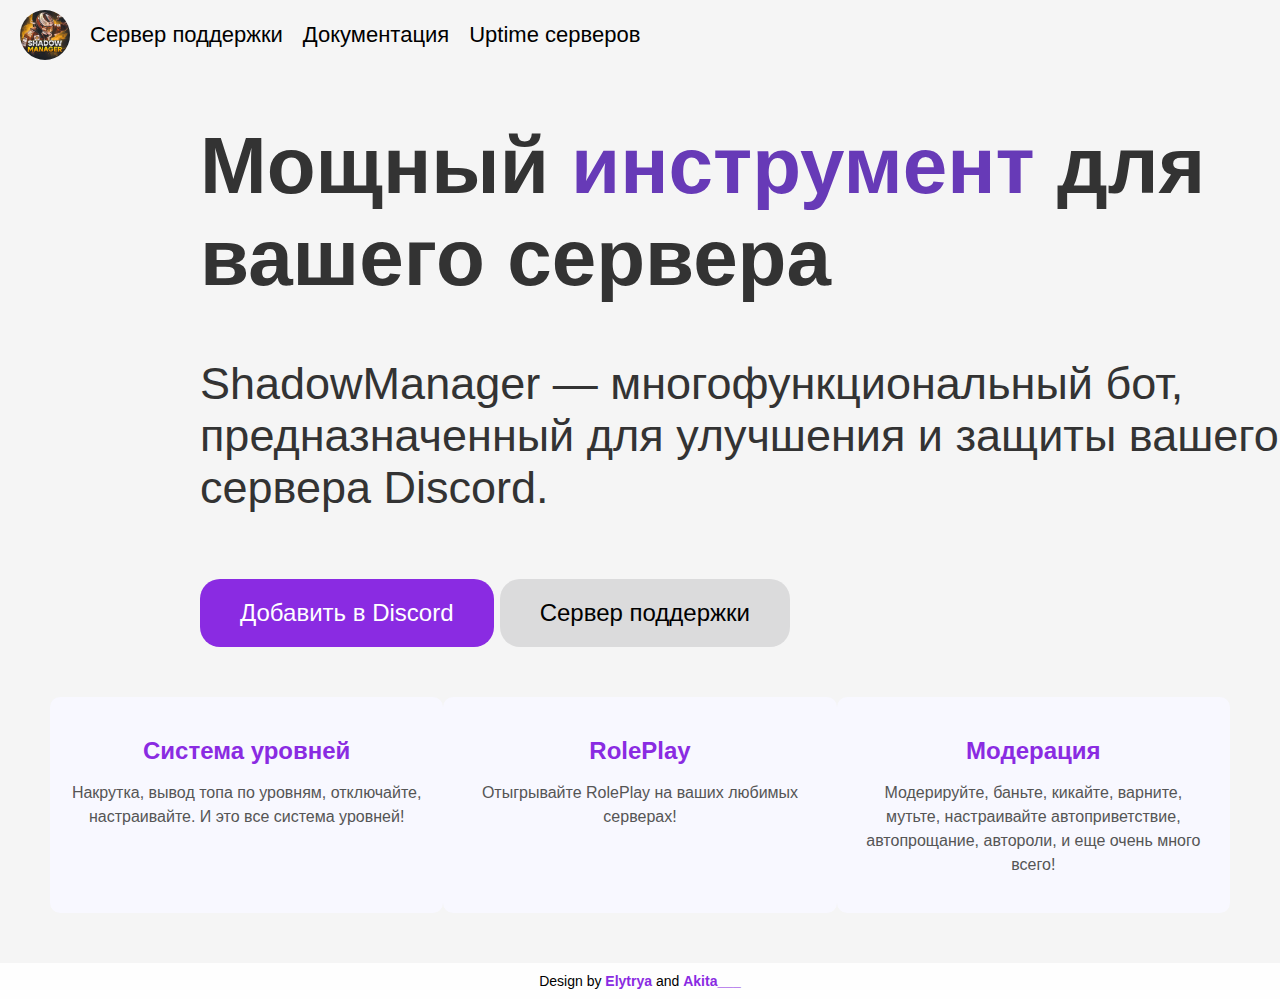
<file: index.html>
<!DOCTYPE html>
<html lang="en">
<head>
    <meta charset="UTF-8">
    <meta name="viewport" content="width=device-width, initial-scale=1.0">
    <title>ShadowManager - Discord бот</title>
    <!-- Yandex.Metrika counter -->
  <script type="text/javascript" >
    (function(m,e,t,r,i,k,a){m[i]=m[i]||function(){(m[i].a=m[i].a||[]).push(arguments)};
    m[i].l=1*new Date();
    for (var j = 0; j < document.scripts.length; j++) {if (document.scripts[j].src === r) { return; }}
    k=e.createElement(t),a=e.getElementsByTagName(t)[0],k.async=1,k.src=r,a.parentNode.insertBefore(k,a)})
    (window, document, "script", "https://mc.yandex.ru/metrika/tag.js", "ym");
    
    ym(96498309, "init", {
        clickmap:true,
        trackLinks:true,
        accurateTrackBounce:true,
        webvisor:true
    });
    </script>
    <noscript><div><img src="https://mc.yandex.ru/watch/96498309" style="position:absolute; left:-9999px;" alt="" /></div></noscript>
    <!-- /Yandex.Metrika counter -->

    <style>
        body {
            margin: 0;
            padding: 0;
            font-family: Arial, sans-serif;
            background-color: #f5f5f5; /* Приближенный к белому цвет фона */
            color: #333; /* Цвет текста */
            font-size: 22px; /* Увеличил размер шрифта для всего текста */
        }

        .navigate {
            color: white;
            text-align: left;
            padding: 10px;
            display: flex;
            align-items: center;
            margin-left: 10px;
            position: relative;
        }

        .logo {
            width: 50px;
            height: 50px;
            border-radius: 50%;
            background-color: #FFC107;
            margin-right: 10px;
        }

        .navigate a {
            text-decoration: none;
            color: rgb(0, 0, 0);
            padding: 10px;
            position: relative;
            transition: color 0.3s;
        }

        .navigate a:hover {
            color: #673AB7;
        }

        .navigate a::after {
            content: '';
            position: absolute;
            bottom: -2px;
            left: 0;
            width: 100%;
            height: 2px;
            background-color: #673AB7;
            transform: scaleX(0);
            transition: transform 0.3s;
            transform-origin: 0 0;
        }

        .navigate a:hover::after {
            transform: scaleX(1);
        }

        .main-text {
            margin-left: 200px;
            font-size: 80px; /* Увеличил размер основного текста */
            margin-top: 50px;
        }

        .highlight-text {
            color: #673AB7; /* Изменение цвета выделенного слова */
        }

        .desc-text {
            margin-left: 200px;
            font-size: 45px; /* Увеличил размер текста */
            margin-top: 50px;
        }


/* Стиль для фиолетовой кнопки-ссылки */
.button-purple {
    background-color: #8A2BE2;
    border: none;
    color: white;
    padding: 20px 40px;
    text-align: center;
    text-decoration: none;
    display: inline-block;
    margin-left: 200px;
    font-size: 24px;
    border-radius: 20px;
    margin-top: 20px;
    cursor: pointer;
  }
  
  /* Стиль для кнопки-ссылки с оттенком белого */
  .button-white {
    background-color: #dbdbdc;
    border: none;
    color: black;
    padding: 20px 40px;
    text-align: center;
    text-decoration: none;
    display: inline-block;
    font-size: 24px;
    border-radius: 20px;
    cursor: pointer;
  }
/* Стили для обертки презентации */
.presentation {
    max-width: 800px;
    margin: 0 auto;
    padding: 40px;
  }
  
  /* Стили для заголовка */
  .presentation h1 {
    font-size: 36px;
    color: #8A2BE2;
    margin-bottom: 20px;
    text-align: center;
  }
  
  /* Стили для особенностей */
  .features {
    display: flex;
    justify-content: space-between;
    margin-bottom: 40px;
    margin: 50px;
  }
  
  .feature {
    flex-basis: 30%;
    padding: 20px;
    background-color: #F8F8FF;
    border-radius: 10px;
    text-align: center;
  }
  
  .feature h2 {
    font-size: 24px;
    color: #8A2BE2;
    margin-bottom: 10px;
  }
  
  .feature p {
    font-size: 16px;
    color: #555555;
    line-height: 1.5em;
  }
  /* Стили для модального окна */
  .modal {
    display: none; 
    position: fixed; 
    z-index: 1; 
    left: 0;
    top: 0;
    width: 100%;
    height: 100%; 
    overflow: auto; 
    background-color: rgba(0,0,0,0.5); 
  }
  
  .modal-content {
    background-color: #fefefe;
    margin: 20% auto; 
    padding: 20px;
    border: 1px solid #888;
    width: 80%; 
  }
  
  .modal-close {
    color: #aaa;
    float: right;
    font-size: 28px;
    font-weight: bold;
  }
  
  .modal-close:hover,
  .modal-close:focus {
    color: black;
    text-decoration: none;
    cursor: pointer;
  }
  
  /* Анимация появления модального окна */
  @keyframes fadeIn {
    from {opacity: 0;}
    to {opacity: 1;}
  }
  
  .fade-in { 
    animation: fadeIn 0.5s;
  }
  
  /* Стили для уведомления о файлах cookie */
  .cookie-notification {
     position: fixed;
     left: 0;
     bottom: 0;
     width: 100%;
     background-color: #fefefe;
     color: white;
     padding: 10px;
     text-align: center;
  }
  /* Стили для блока внизу страницы */
.bottom-block {
    background-color: #fefefe;
    color: rgb(0, 0, 0);
    padding: 40px;
    text-align: center;
    border-radius: 20px;
  }
  
  .bottom-block h2 {
    font-size: 50px;
    margin-bottom: 20px;
  }
  
  .bottom-block .buttons {
    display: flex;
    justify-content: center;
  }
  
  .bottom-block .buttons .button {
    background-color: #8A2BE2;
    border: none;
    color: white;
    padding: 20px 30px;
    text-align: center;
    text-decoration: none;
    display: inline-block;
    font-size: 16px;
    border-radius: 10px;
    margin: 0 10px;
    cursor: pointer;
  }
  /* Стили для строки "Design by" */
.design-by {
    text-align: center;
    background-color: #fefefe;
    padding: 10px;
    color: rgb(0, 0, 0);
    font-size: 14px;
  }
  
  .design-by a {
    color: #8A2BE2;
    text-decoration: none;
  }
  
  .design-by span {
    color: #8A2BE2;
    font-weight: bold;
  }
  .cookie-popup {
    position: fixed;
    bottom: 20px;
    right: 20px;
    background-color: rgba(0, 0, 0, 0.8);
    color: white;
    padding: 20px;
    border-radius: 10px;
    z-index: 1000;
    opacity: 0;
    transition: opacity 0.5s ease; /* добавлен переход для плавного изменения прозрачности */
}

.cookie-content {
    text-align: center;
}

.cookie-content a {
    color: #8A2BE2;
    text-decoration: underline;
}

#closeCookiePopup {
    background-color: #8A2BE2;
    color: white;
    border: none;
    padding: 10px 20px;
    border-radius: 5px;
    cursor: pointer;
    margin-top: 10px;
}

#closeCookiePopup:hover {
    background-color: #8A2BE2;
}
/* Стили для кнопки политики конфиденциальности */
.privacy-policy-btn {
  position: fixed;
  bottom: 20px;
  right: 20px;
  z-index: 1000;
  transition: all 0.3s ease;
  }
  
  .privacy-policy-btn button {
  background-color: #e91e63;
  color: white;
  border: none;
  padding: 10px 20px;
  border-radius: 5px;
  cursor: pointer;
  font-size: 16px;
  transition: all 0.3s ease;
  }
  
  .privacy-policy-btn button:hover {
  background-color: #c2185b;
  }
  
  /* Стили для уведомления о политике конфиденциальности */
  .privacy-policy-popup {
  display: none; /* Изначально скрыть блок */
  position: fixed;
  bottom: 60px;
  right: 20px;
  background-color: rgba(0, 0, 0, 0.8);
  color: white;
  padding: 20px;
  border-radius: 10px;
  z-index: 1000;
  opacity: 0;
  transition: opacity 0.5s ease;
  }
  
  .privacy-policy-content {
  text-align: center;
  }
  
  .privacy-policy-content a {
  color: #8A2BE2;
  text-decoration: underline;
  }
  
  #closePrivacyPolicyPopup {
  background-color: #8A2BE2;
  color: white;
  border: none;
  padding: 10px 20px;
  border-radius: 5px;
  cursor: pointer;
  margin-top: 10px;
  transition: background-color 0.3s ease;
  }
  
  #closePrivacyPolicyPopup:hover {
  background-color: #8A2BE2;
  }
    </style>
</head>
<body>
    <div class="navigate">
        <img class="logo" src="logo2.png" alt="Нам не удается загрузить изображение.">
        <a href="https://discord.gg/KcyvfKDwKt">Сервер поддержки</a>
        <a href="https://docs.shadowmanager.space/">Документация</a>
        <a href="https://status.shadowmanager.space/">Uptime серверов</a>
    </div>  
    <h1 class="main-text">Мощный <span class="highlight-text">инструмент</span> для вашего сервера</h1>
    <p class="desc-text">ShadowManager — многофункциональный бот, предназначенный для улучшения и защиты вашего сервера Discord.</p>
    <a href="https://discord.com/oauth2/authorize?client_id=1190355118906937414&permissions=8&scope=bot" class="button-purple">Добавить в Discord</a>
    <a href="https://discord.gg/KcyvfKDwKt" class="button-white">Сервер поддержки</a>

    <div class="features">
        <div class="feature">
          <h2>Система уровней</h2>
          <p>Накрутка, вывод топа по уровням, отключайте, настраивайте. И это все система уровней!</p>
        </div>
        
        <div class="feature">
          <h2>RolePlay</h2>
          <p>Отыгрывайте RolePlay на ваших любимых серверах!</p>
        </div>
        
        <div class="feature">
          <h2>Модерация</h2>
          <p>Модерируйте, баньте, кикайте, варните, мутьте, настраивайте автоприветствие, автопрощание, автороли, и еще очень много всего!</p>
        </div>
        

      </div>
    </div>
           


      <div class="design-by">
        Design by <a href="https://akitiltka.space" target="_blank"><span>Elytrya</span></a> and <a href="https://akitiltka.space" target="_blank"><span>Akita___</span></a>
      </div>
      <div class="cookie-popup" id="cookiePopup">
        <div class="cookie-content">
            <p>Мы используем файлы cookie для улучшения вашего опыта. <a href="cookie.html">Узнать больше</a>.</p>
            <button id="closeCookiePopup">Принять</button>
        </div>
        <!-- Блок с окном политики конфиденциальности -->
        <div class="privacy-policy-popup" id="privacyPolicyPopup">
            <div class="privacy-policy-content">
                <p>Прежде чем продолжить, пожалуйста, <a href="privacypolicy.html">ознакомьтесь с нашей политикой конфиденциальности</a>.</p>
                <button id="closePrivacyPolicyPopup">Принять</button>
            </div>

    <script>
      document.addEventListener("DOMContentLoaded", function() {
        const cookiePopup = document.getElementById('cookiePopup');
        const closeCookiePopup = document.getElementById('closeCookiePopup');
        const privacyPolicyPopup = document.getElementById('privacyPolicyPopup');
        const closePrivacyPolicyPopup = document.getElementById('closePrivacyPolicyPopup');
        
        // Показать табличку cookie с плавным появлением
        setTimeout(function() {
            cookiePopup.style.opacity = '1';
        }, 2000); // Появиться через 2 секунды (можно изменить на необходимое время)
        
        // Закрыть табличку cookie с плавным исчезновением при нажатии на кнопку "Принять"
        closeCookiePopup.addEventListener('click', function() {
            cookiePopup.style.opacity = '0';
            setTimeout(function() {
                cookiePopup.style.display = 'none';
                privacyPolicyPopup.style.display = 'block'; // Показать окно с предложением прочитать политику конфиденциальности
                privacyPolicyPopup.style.opacity = '1'; // Плавное появление окна
            }, 500); // Закрыть с задержкой 0.5 секунды (для завершения анимации)
        });
        
        // Закрыть окно с предложением прочитать политику конфиденциальности при нажатии на кнопку "Принять"
        closePrivacyPolicyPopup.addEventListener('click', function() {
            privacyPolicyPopup.style.opacity = '0';
            setTimeout(function() {
                privacyPolicyPopup.style.display = 'none';
            }, 500);
        });
    
        // Показать уведомление о политике конфиденциальности после закрытия уведомления о куки-файлах
        closeCookiePopup.addEventListener('click', function() {
            privacyPolicyPopup.style.display = 'block';
        });
    });
    
    </script>
</file>
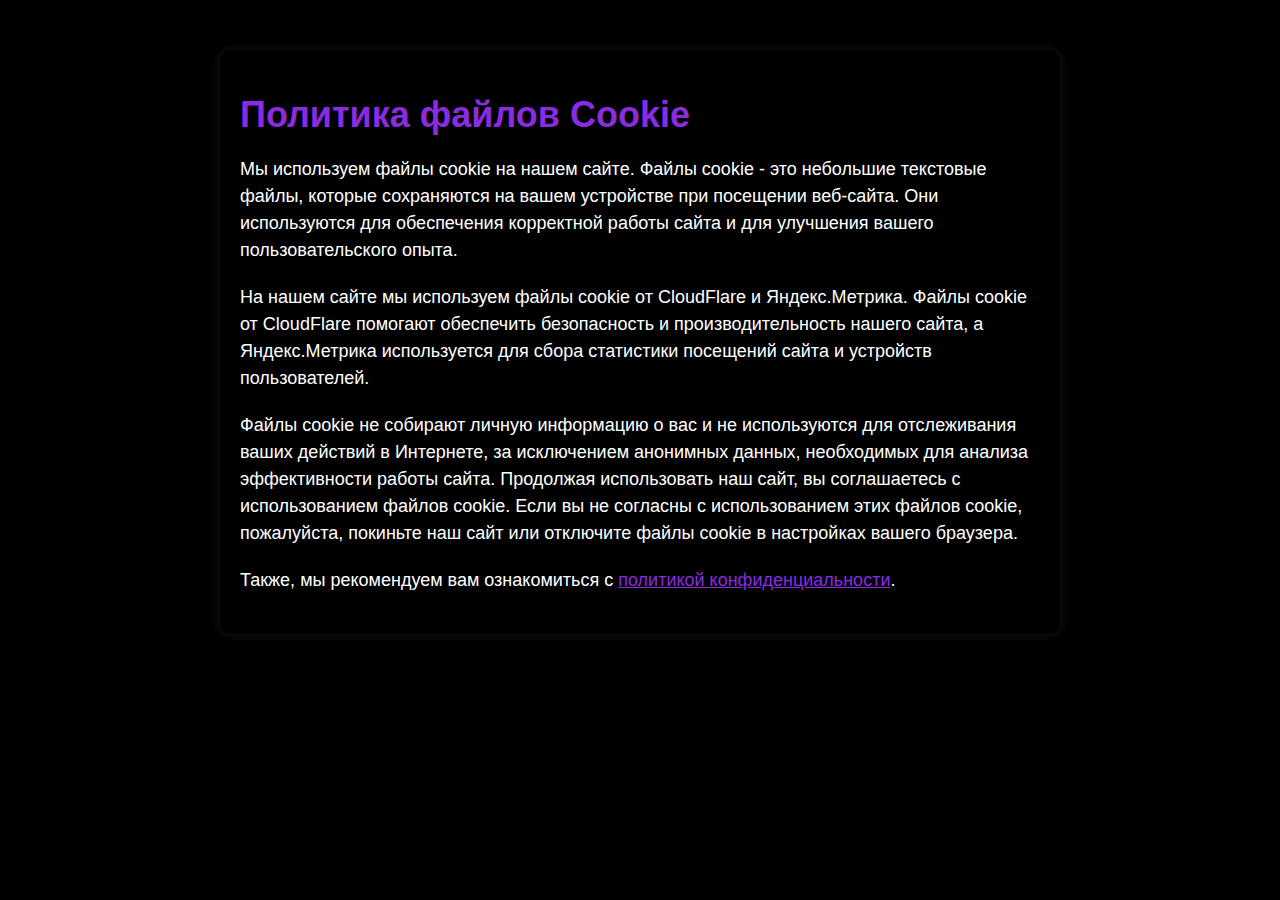
<file: cookie.html>
<!DOCTYPE html>
<html lang="en">
<head>
    <meta charset="UTF-8">
    <meta name="viewport" content="width=device-width, initial-scale=1.0">
    <title>Политика файлов Cookie</title>
    <style>
        body {
            font-family: Arial, sans-serif;
            margin: 0;
            padding: 0;
            background-color: #000000;
            color: #ffffff;
            transition: background-color 0.5s ease;
        }

        .container {
            max-width: 800px;
            margin: 50px auto;
            padding: 20px;
            background-color: rgba(0, 0, 0, 0.8);
            border-radius: 10px;
            box-shadow: 0px 0px 10px rgba(255, 255, 255, 0.1);
        }

        h1 {
            font-size: 36px;
            color: #8A2BE2;
            margin-bottom: 20px;
        }

        p {
            font-size: 18px;
            line-height: 1.5;
            margin-bottom: 20px;
        }

        a {
            color: #8A2BE2;
            text-decoration: underline;
        }

        a:hover {
            color: #8A2BE2;
        }
    </style>

</head>
<!-- Yandex.Metrika counter -->
<script type="text/javascript" >
   (function(m,e,t,r,i,k,a){m[i]=m[i]||function(){(m[i].a=m[i].a||[]).push(arguments)};
   m[i].l=1*new Date();
   for (var j = 0; j < document.scripts.length; j++) {if (document.scripts[j].src === r) { return; }}
   k=e.createElement(t),a=e.getElementsByTagName(t)[0],k.async=1,k.src=r,a.parentNode.insertBefore(k,a)})
   (window, document, "script", "https://mc.yandex.ru/metrika/tag.js", "ym");

   ym(96498309, "init", {
        clickmap:true,
        trackLinks:true,
        accurateTrackBounce:true,
        webvisor:true
   });
</script>
<noscript><div><img src="https://mc.yandex.ru/watch/96498309" style="position:absolute; left:-9999px;" alt="" /></div></noscript>
<!-- /Yandex.Metrika counter -->
<body>

<div class="container">
    <h1>Политика файлов Cookie</h1>
    <p>Мы используем файлы cookie на нашем сайте. Файлы cookie - это небольшие текстовые файлы, которые сохраняются на вашем устройстве при посещении веб-сайта. Они используются для обеспечения корректной работы сайта и для улучшения вашего пользовательского опыта.</p>
    <p>На нашем сайте мы используем файлы cookie от CloudFlare и Яндекс.Метрика. Файлы cookie от CloudFlare помогают обеспечить безопасность и производительность нашего сайта, а Яндекс.Метрика используется для сбора статистики посещений сайта и устройств пользователей.</p>
    <p>Файлы cookie не собирают личную информацию о вас и не используются для отслеживания ваших действий в Интернете, за исключением анонимных данных, необходимых для анализа эффективности работы сайта. Продолжая использовать наш сайт, вы соглашаетесь с использованием файлов cookie. Если вы не согласны с использованием этих файлов cookie, пожалуйста, покиньте наш сайт или отключите файлы cookie в настройках вашего браузера.</p>
    <p>Также, мы рекомендуем вам ознакомиться с <a href="privacypolicy.html">политикой конфиденциальности</a>.</p>
</div>

</body>
</html>
</file>
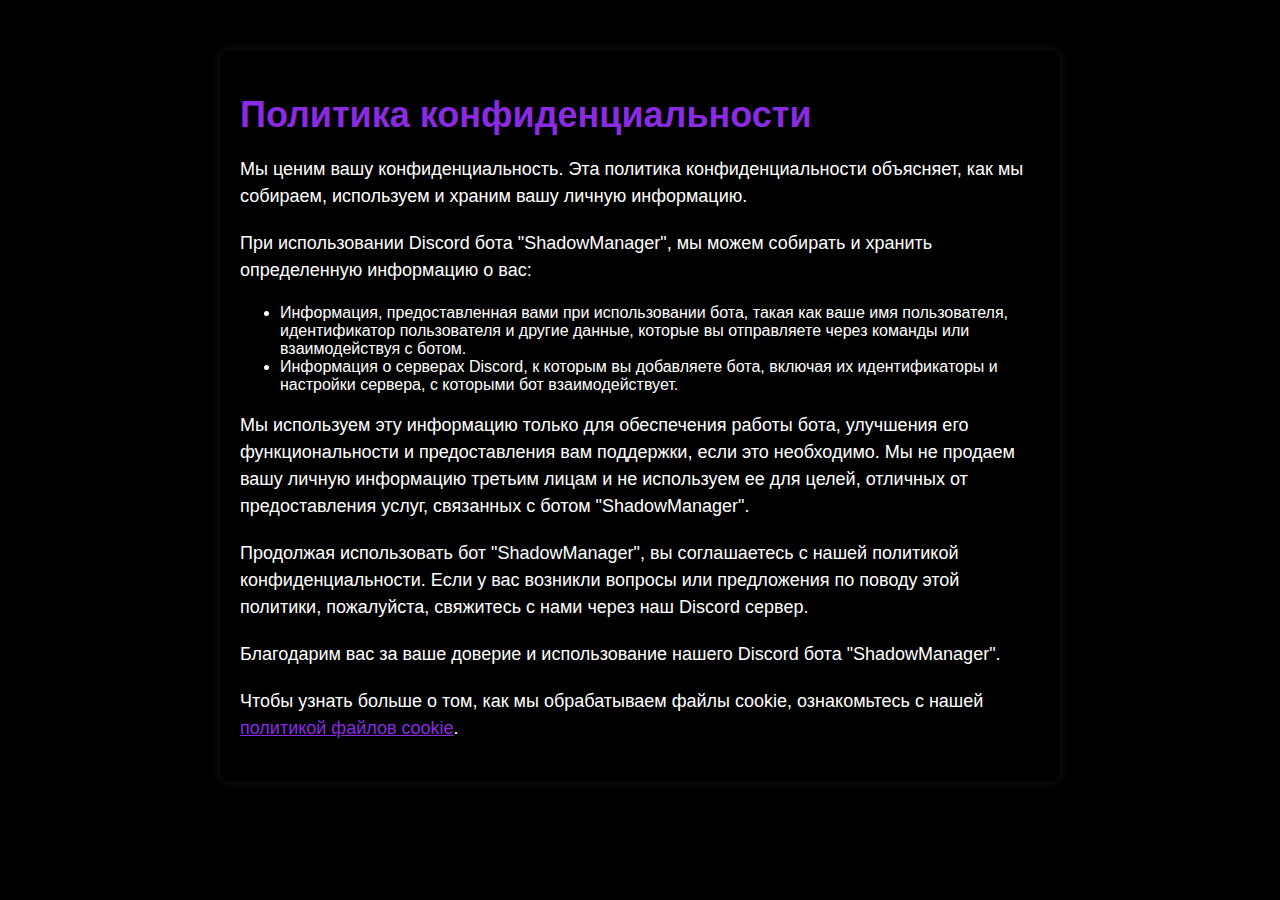
<file: privacypolicy.html>
<!DOCTYPE html>
<html lang="en">
<head>
    <meta charset="UTF-8">
    <meta name="viewport" content="width=device-width, initial-scale=1.0">
    <title>Политика конфиденциальности</title>
    <style>
        body {
            font-family: Arial, sans-serif;
            margin: 0;
            padding: 0;
            background-color: #000000;
            color: #ffffff;
            transition: background-color 0.5s ease;
        }

        .container {
            max-width: 800px;
            margin: 50px auto;
            padding: 20px;
            background-color: rgba(0, 0, 0, 0.8);
            border-radius: 10px;
            box-shadow: 0px 0px 10px rgba(255, 255, 255, 0.1);
        }

        h1 {
            font-size: 36px;
            color: #8A2BE2;
            margin-bottom: 20px;
        }

        p {
            font-size: 18px;
            line-height: 1.5;
            margin-bottom: 20px;
        }

        a {
            color: #8A2BE2;
            text-decoration: underline;
        }

        a:hover {
            color: #8A2BE2;
        }
    </style>
<!-- Yandex.Metrika counter -->
<script type="text/javascript" >
    (function(m,e,t,r,i,k,a){m[i]=m[i]||function(){(m[i].a=m[i].a||[]).push(arguments)};
    m[i].l=1*new Date();
    for (var j = 0; j < document.scripts.length; j++) {if (document.scripts[j].src === r) { return; }}
    k=e.createElement(t),a=e.getElementsByTagName(t)[0],k.async=1,k.src=r,a.parentNode.insertBefore(k,a)})
    (window, document, "script", "https://mc.yandex.ru/metrika/tag.js", "ym");
 
    ym(96498309, "init", {
         clickmap:true,
         trackLinks:true,
         accurateTrackBounce:true,
         webvisor:true
    });
 </script>
 <noscript><div><img src="https://mc.yandex.ru/watch/96498309" style="position:absolute; left:-9999px;" alt="" /></div></noscript>
 <!-- /Yandex.Metrika counter -->
</head>
<body>

<div class="container">
    <h1>Политика конфиденциальности</h1>
    <p>Мы ценим вашу конфиденциальность. Эта политика конфиденциальности объясняет, как мы собираем, используем и храним вашу личную информацию.</p>
    <p>При использовании Discord бота "ShadowManager", мы можем собирать и хранить определенную информацию о вас:</p>
    <ul>
        <li>Информация, предоставленная вами при использовании бота, такая как ваше имя пользователя, идентификатор пользователя и другие данные, которые вы отправляете через команды или взаимодействуя с ботом.</li>
        <li>Информация о серверах Discord, к которым вы добавляете бота, включая их идентификаторы и настройки сервера, с которыми бот взаимодействует.</li>
    </ul>
    <p>Мы используем эту информацию только для обеспечения работы бота, улучшения его функциональности и предоставления вам поддержки, если это необходимо. Мы не продаем вашу личную информацию третьим лицам и не используем ее для целей, отличных от предоставления услуг, связанных с ботом "ShadowManager".</p>
    <p>Продолжая использовать бот "ShadowManager", вы соглашаетесь с нашей политикой конфиденциальности. Если у вас возникли вопросы или предложения по поводу этой политики, пожалуйста, свяжитесь с нами через наш Discord сервер.</p>
    <p>Благодарим вас за ваше доверие и использование нашего Discord бота "ShadowManager".</p>
    <p>Чтобы узнать больше о том, как мы обрабатываем файлы cookie, ознакомьтесь с нашей <a href="cookie.html">политикой файлов cookie</a>.</p>
</div>

</body>
</html>
</file>
